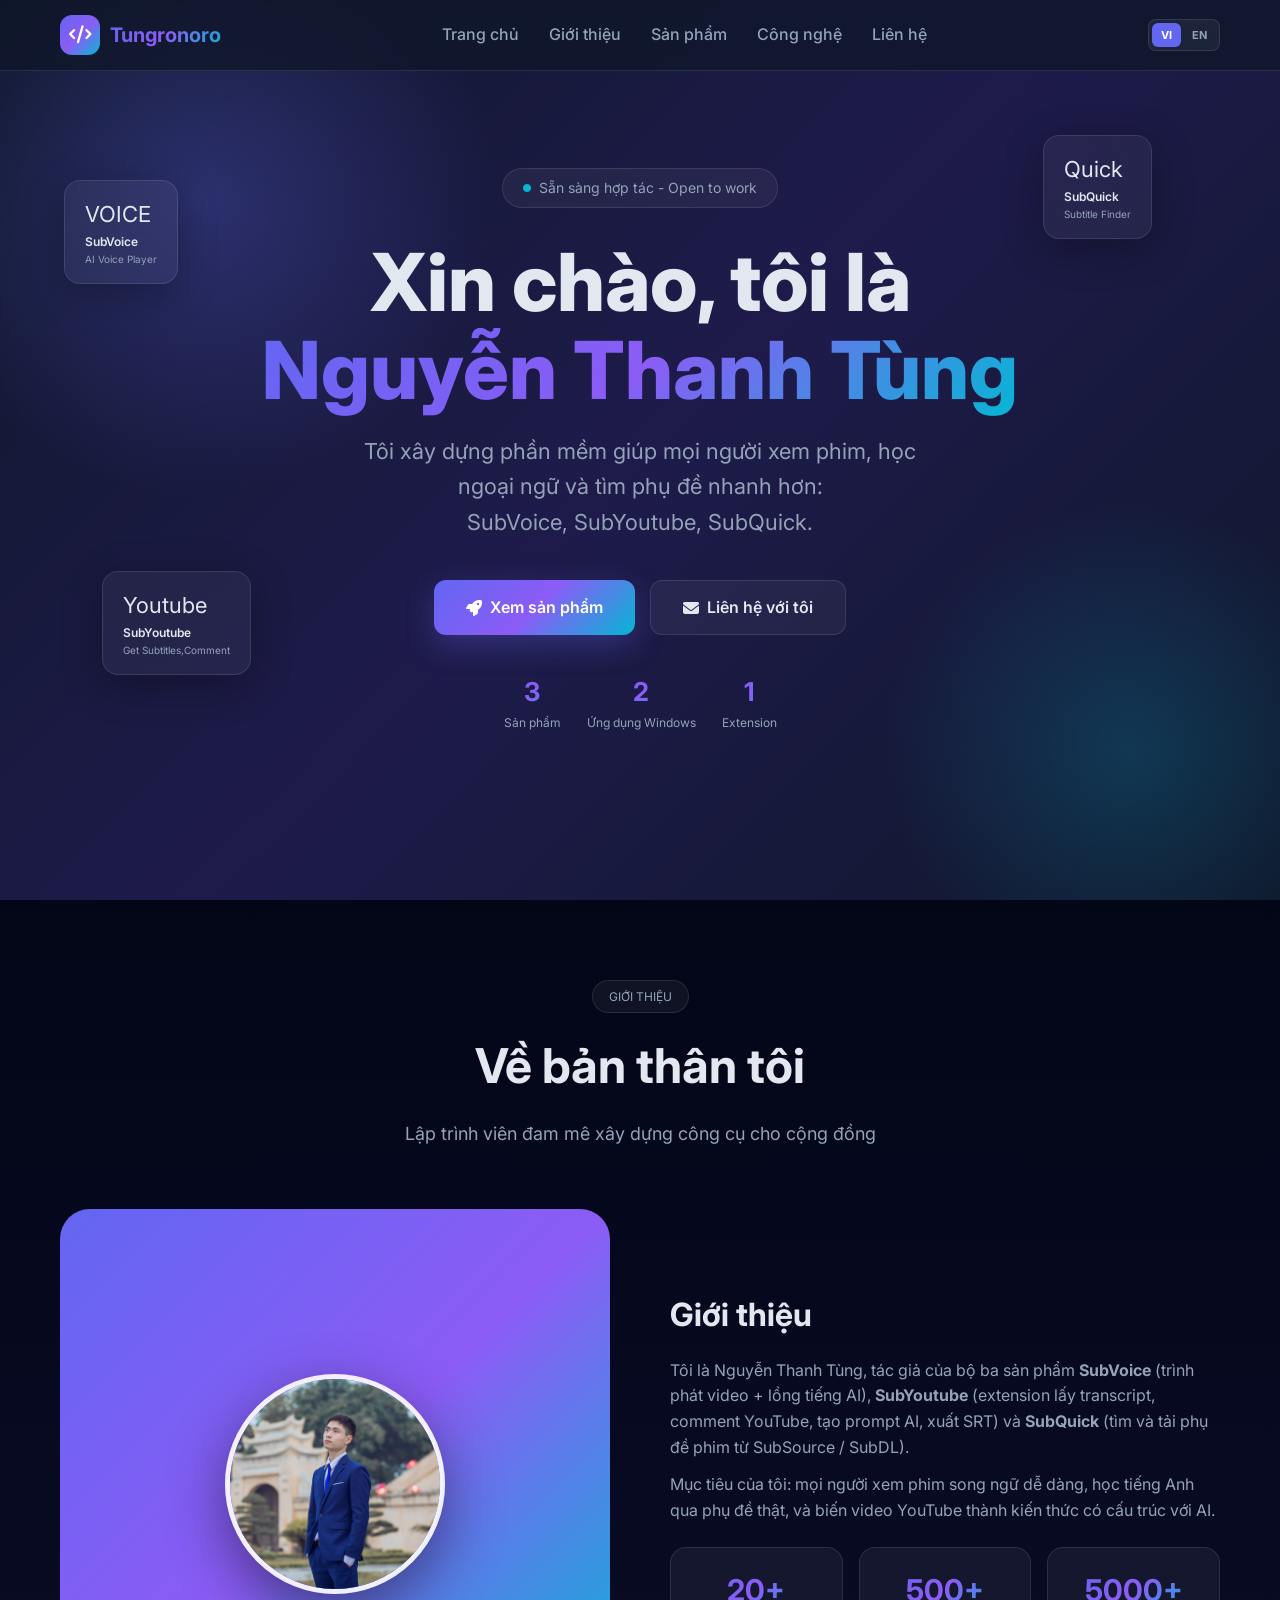
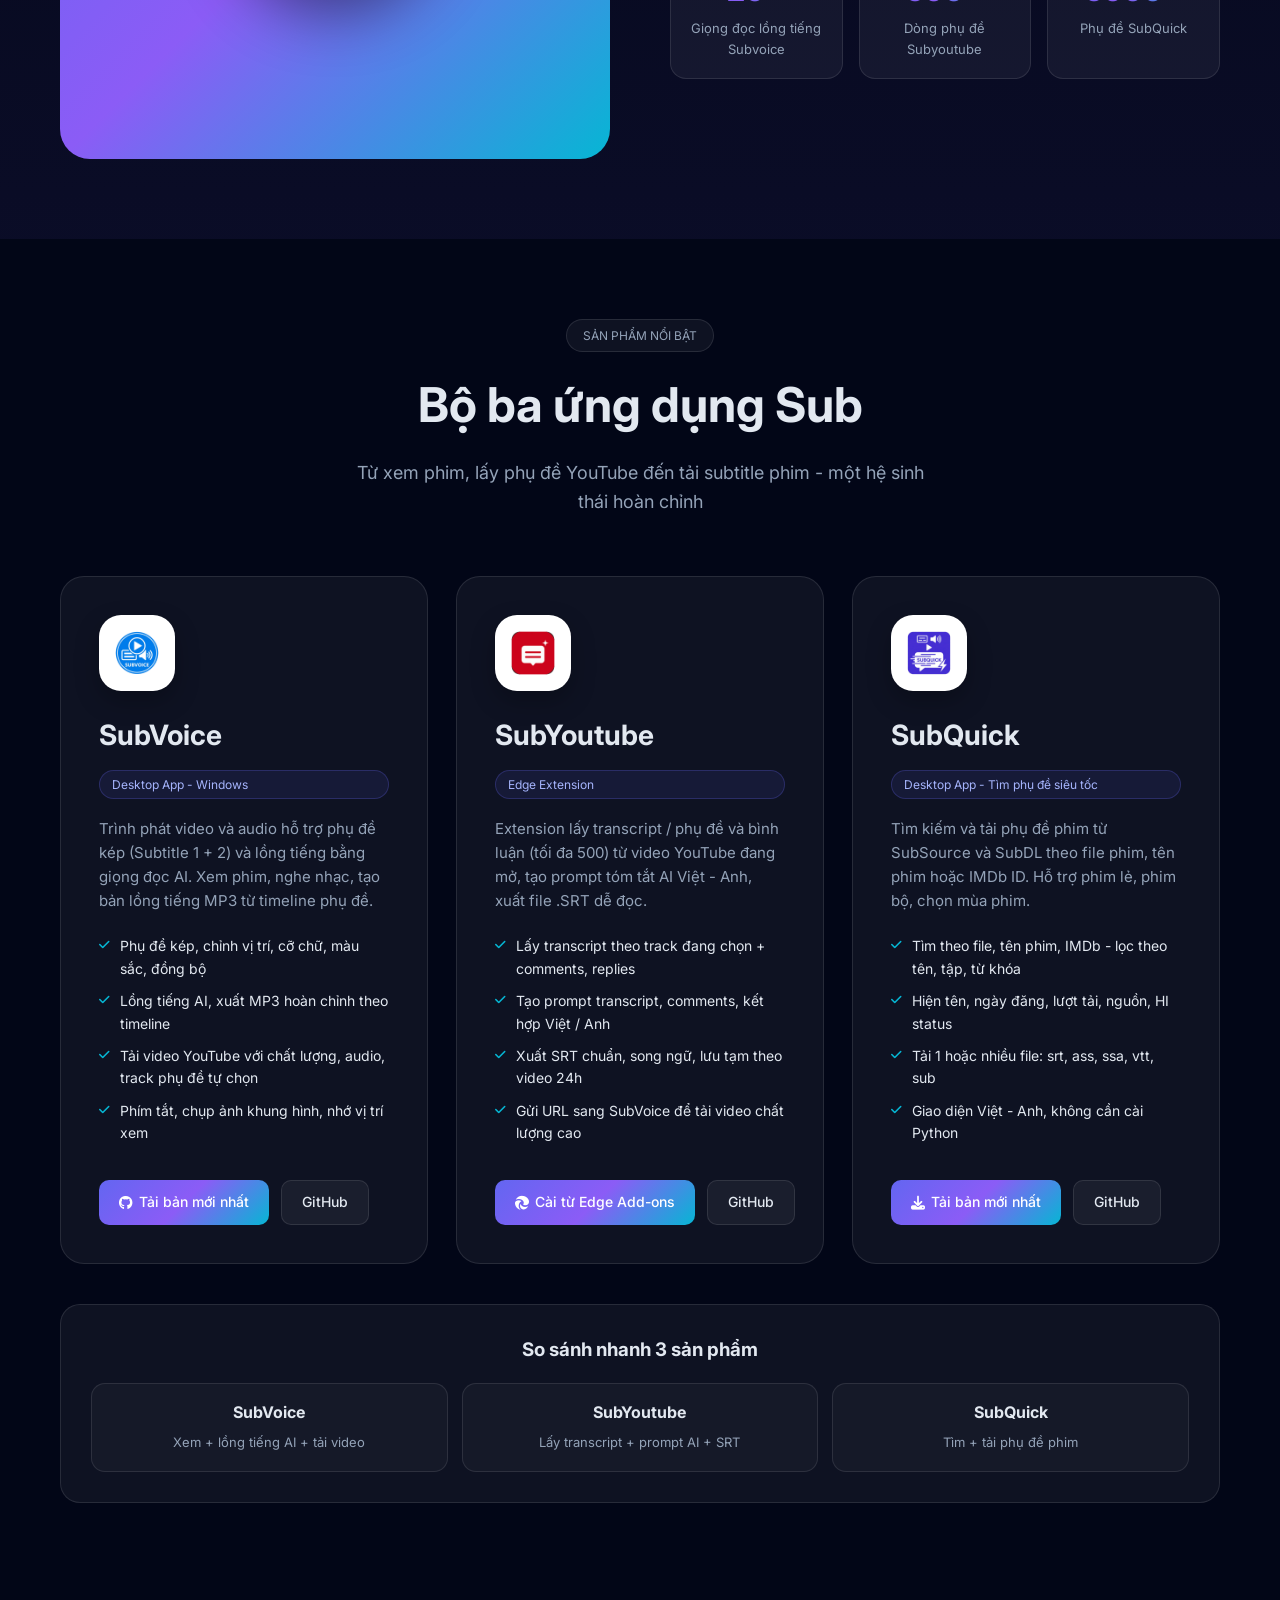
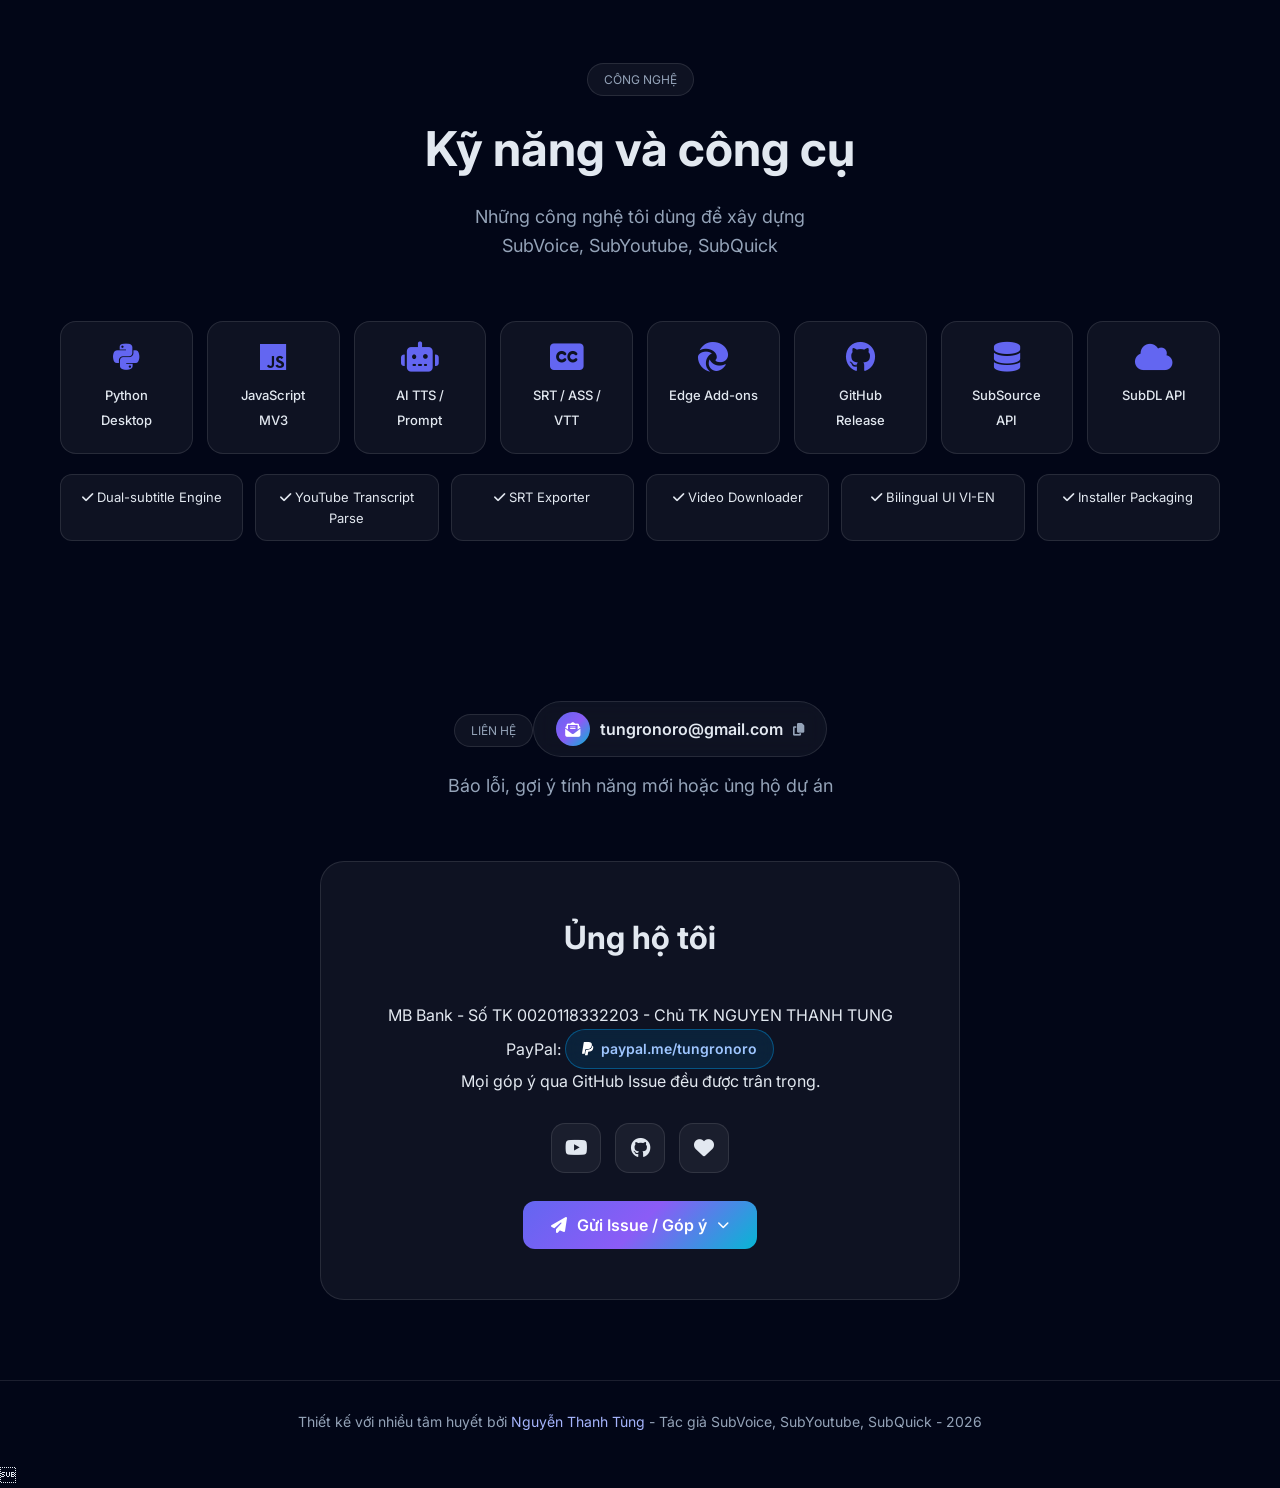
<file: index.html>
<!DOCTYPE html><html lang="vi"><head><meta charset="UTF-8"><meta name="viewport" content="width=device-width,initial-scale=1"><title>Nguyễn Thanh Tùng - Portfolio | SubVoice SubYoutube SubQuick</title><meta name="description" content="Portfolio của Nguyễn Thanh Tùng - tác giả SubVoice, SubYoutube, SubQuick"><link rel="icon" type="image/svg+xml" href="assets/favicon.svg"><link rel="stylesheet" href="styles.css"><link rel="preconnect" href="https://fonts.googleapis.com"><link href="https://fonts.googleapis.com/css2?family=Inter:wght@300;400;500;600;700;800&display=swap" rel="stylesheet"><link rel="stylesheet" href="https://cdnjs.cloudflare.com/ajax/libs/font-awesome/6.5.1/css/all.min.css"></head><body><nav class="navbar" id="navbar"><div class="container nav-container"><a href="#home" class="logo"><span class="logo-icon"><i class="fa-solid fa-code"></i></span><span class="logo-text">Tungronoro</span></a><ul class="nav-links" id="navLinks"><li><a href="#home" data-i18n="navHome">Trang chủ</a></li><li><a href="#about" data-i18n="navAbout">Giới thiệu</a></li><li><a href="#projects" data-i18n="navProjects">Sản phẩm</a></li><li><a href="#tech" data-i18n="navTech">Công nghệ</a></li><li><a href="#contact" data-i18n="navContact">Liên hệ</a></li></ul><div class="nav-right"><div class="langs"><button type="button" id="bVi">VI</button><button type="button" id="bEn">EN</button></div><button class="mobile-toggle" id="mt" aria-label="Menu"><span class="bar"></span><span class="bar"></span><span class="bar"></span></button></div></div></nav>
<header class="hero" id="home"><div class="hero-bg"></div><div class="float-c fc1"><div style="font-size:22px">VOICE</div><div class="ct">SubVoice</div><div class="cs">AI Voice Player</div></div><div class="float-c fc2"><div style="font-size:22px">Youtube</div><div class="ct">SubYoutube</div><div class="cs">Get Subtitles,Comment</div></div><div class="float-c fc3"><div style="font-size:22px">Quick</div><div class="ct">SubQuick</div><div class="cs">Subtitle Finder</div></div><div class="hero-content"><div class="hero-badge"><i class="fa-solid fa-circle" style="font-size:8px;color:#06b6d4"></i> <span data-i18n="heroBadge">Sẵn sàng hợp tác - Open to work</span></div><h1 class="hero-title"><span data-i18n="heroHello">Xin chào, tôi là</span><br><span class="gt">Nguyễn Thanh Tùng</span></h1><p class="hero-subtitle"><span data-i18n="heroSub1">Tôi xây dựng phần mềm giúp mọi người xem phim, học ngoại ngữ và tìm phụ đề nhanh hơn:</span><br> SubVoice, SubYoutube, SubQuick.</p><div class="hero-buttons"><a href="#projects" class="btn btn-p"><i class="fa-solid fa-rocket"></i> <span data-i18n="btnProjects">Xem sản phẩm</span></a><a href="#contact" class="btn btn-s"><i class="fa-solid fa-envelope"></i> <span data-i18n="btnContact">Liên hệ với tôi</span></a></div><div class="hero-mini"><div><b>3</b><span data-i18n="miniProducts">Sản phẩm</span></div><div><b>2</b><span data-i18n="miniWin">Ứng dụng Windows</span></div><div><b>1</b><span data-i18n="miniExt">Extension</span></div></div></div></header>
<section class="about" id="about"><div class="container"><div class="section-header reveal"><span class="section-badge" data-i18n="badgeAbout">GIỚI THIỆU</span><h2 class="section-title" data-i18n="aboutTitle">Về bản thân tôi</h2><p class="section-subtitle" data-i18n="aboutSub">Lập trình viên đam mê xây dựng công cụ cho cộng đồng</p></div><div class="about-grid"><div class="about-image reveal"><div class="about-image-wrapper"><span class="orbit-ring"></span><span class="orbit-ring"></span><div class="about-avatar"><img src="assets/avatar.jpg" alt="Nguyễn Thanh Tùng"></div></div></div><div class="about-content reveal"><h2 data-i18n="aboutH2">Giới thiệu</h2><p><span data-i18n="aboutP1a">Tôi là Nguyễn Thanh Tùng, tác giả của bộ ba sản phẩm</span> <b>SubVoice</b> <span data-i18n="aboutP1b">(trình phát video + lồng tiếng AI),</span> <b>SubYoutube</b> <span data-i18n="aboutP1c">(extension lấy transcript, comment YouTube, tạo prompt AI, xuất SRT) và</span> <b>SubQuick</b> <span data-i18n="aboutP1d">(tìm và tải phụ đề phim từ SubSource / SubDL).</span></p><p data-i18n="aboutP2">Mục tiêu của tôi: mọi người xem phim song ngữ dễ dàng, học tiếng Anh qua phụ đề thật, và biến video YouTube thành kiến thức có cấu trúc với AI.</p><div class="about-stats"><div class="stat-card"><div class="stat-number" data-count="30">0</div><div class="stat-label" data-i18n="stat1">Giọng đọc lồng tiếng Subvoice</div></div><div class="stat-card"><div class="stat-number" data-count="1000">0</div><div class="stat-label" data-i18n="stat2">Dòng phụ đề Subyoutube</div></div><div class="stat-card"><div class="stat-number" data-count="10000">0</div><div class="stat-label" data-i18n="stat3">Phụ đề SubQuick </div></div></div></div></div></div></section>
<section class="projects" id="projects"><div class="container"><div class="section-header reveal"><span class="section-badge" data-i18n="badgeProjects">SẢN PHẨM NỔI BẬT</span><h2 class="section-title" data-i18n="projectsTitle">Bộ ba ứng dụng Sub</h2><p class="section-subtitle" data-i18n="projectsSub">Từ xem phim, lấy phụ đề YouTube đến tải subtitle phim - một hệ sinh thái hoàn chỉnh</p></div><div class="projects-grid"><article class="project-card reveal"><div class="project-icon has-logo"><img src="assets/icons/subvoice-512.png" alt="SubVoice"></div><h3>SubVoice</h3><span class="project-tag">Desktop App - Windows</span><p class="project-description" data-i18n="svDesc">Trình phát video và audio hỗ trợ phụ đề kép (Subtitle 1 + 2) và lồng tiếng bằng giọng đọc AI. Xem phim, nghe nhạc, tạo bản lồng tiếng MP3 từ timeline phụ đề.</p><ul class="project-features"><li><i class="fa-solid fa-check"></i> <span data-i18n="svF1">Phụ đề kép, chỉnh vị trí, cỡ chữ, màu sắc, đồng bộ</span></li><li><i class="fa-solid fa-check"></i> <span data-i18n="svF2">Lồng tiếng AI, xuất MP3 hoàn chỉnh theo timeline</span></li><li><i class="fa-solid fa-check"></i> <span data-i18n="svF3">Tải video YouTube với chất lượng, audio, track phụ đề tự chọn</span></li><li><i class="fa-solid fa-check"></i> <span data-i18n="svF4">Phím tắt, chụp ảnh khung hình, nhớ vị trí xem</span></li></ul><div class="project-links"><a class="project-link primary" href="https://github.com/Tungronoro/SubVoice/releases" target="_blank" rel="noopener"><i class="fa-brands fa-github"></i> <span data-i18n="dlLatest">Tải bản mới nhất</span></a><a class="project-link secondary" href="https://github.com/Tungronoro/SubVoice" target="_blank" rel="noopener">GitHub</a></div></article>
<article class="project-card reveal"><div class="project-icon has-logo"><img src="assets/icons/subyoutube-512.png" alt="SubYoutube"></div><h3>SubYoutube</h3><span class="project-tag">Edge Extension</span><p class="project-description" data-i18n="syDesc">Extension lấy transcript / phụ đề và bình luận (tối đa 500) từ video YouTube đang mở, tạo prompt tóm tắt AI Việt - Anh, xuất file .SRT dễ đọc.</p><ul class="project-features"><li><i class="fa-solid fa-check"></i> <span data-i18n="syF1">Lấy transcript theo track đang chọn + comments, replies</span></li><li><i class="fa-solid fa-check"></i> <span data-i18n="syF2">Tạo prompt transcript, comments, kết hợp Việt / Anh</span></li><li><i class="fa-solid fa-check"></i> <span data-i18n="syF3">Xuất SRT chuẩn, song ngữ, lưu tạm theo video 24h</span></li><li><i class="fa-solid fa-check"></i> <span data-i18n="syF4">Gửi URL sang SubVoice để tải video chất lượng cao</span></li></ul><div class="project-links"><a class="project-link primary" href="https://microsoftedge.microsoft.com/addons/detail/subyoutube/gikmngbafagnnfognkcdjnhnljahbakc" target="_blank" rel="noopener"><i class="fa-brands fa-edge"></i> <span data-i18n="syInstall">Cài từ Edge Add-ons</span></a><a class="project-link secondary" href="https://github.com/Tungronoro/SubYoutube" target="_blank" rel="noopener">GitHub</a></div></article>
<article class="project-card reveal"><div class="project-icon has-logo"><img src="assets/icons/subquick-512.png" alt="SubQuick"></div><h3>SubQuick</h3><span class="project-tag" data-i18n="sqTag">Desktop App - Tìm phụ đề siêu tốc</span><p class="project-description" data-i18n="sqDesc">Tìm kiếm và tải phụ đề phim từ SubSource và SubDL theo file phim, tên phim hoặc IMDb ID. Hỗ trợ phim lẻ, phim bộ, chọn mùa phim.</p><ul class="project-features"><li><i class="fa-solid fa-check"></i> <span data-i18n="sqF1">Tìm theo file, tên phim, IMDb - lọc theo tên, tập, từ khóa</span></li><li><i class="fa-solid fa-check"></i> <span data-i18n="sqF2">Hiện tên, ngày đăng, lượt tải, nguồn, HI status</span></li><li><i class="fa-solid fa-check"></i> <span data-i18n="sqF3">Tải 1 hoặc nhiều file: srt, ass, ssa, vtt, sub</span></li><li><i class="fa-solid fa-check"></i> <span data-i18n="sqF4">Giao diện Việt - Anh, không cần cài Python</span></li></ul><div class="project-links"><a class="project-link primary" href="https://github.com/Tungronoro/SubQuick/releases" target="_blank" rel="noopener"><i class="fa-solid fa-download"></i> <span data-i18n="dlLatest">Tải bản mới nhất</span></a><a class="project-link secondary" href="https://github.com/Tungronoro/SubQuick" target="_blank" rel="noopener">GitHub</a></div></article></div><div class="compare reveal"><h3 data-i18n="compareTitle">So sánh nhanh 3 sản phẩm</h3><div class="compare-grid"><div class="cmp"><b>SubVoice</b><span data-i18n="cmp1">Xem + lồng tiếng AI + tải video</span></div><div class="cmp"><b>SubYoutube</b><span data-i18n="cmp2">Lấy transcript + prompt AI + SRT</span></div><div class="cmp"><b>SubQuick</b><span data-i18n="cmp3">Tìm + tải phụ đề phim</span></div></div></div></div></section>
<section class="tech-stack" id="tech"><div class="container"><div class="section-header reveal"><span class="section-badge" data-i18n="badgeTech">CÔNG NGHỆ</span><h2 class="section-title" data-i18n="techTitle">Kỹ năng và công cụ</h2><p class="section-subtitle"><span data-i18n="techSub1">Những công nghệ tôi dùng để xây dựng</span> </br> SubVoice, SubYoutube, SubQuick</p></div><div class="tech-grid reveal"><div class="tech-item"><i class="fa-brands fa-python"></i><span>Python Desktop</span></div><div class="tech-item"><i class="fa-brands fa-js"></i><span>JavaScript MV3</span></div><div class="tech-item"><i class="fa-solid fa-robot"></i><span>AI TTS / Prompt</span></div><div class="tech-item"><i class="fa-solid fa-closed-captioning"></i><span>SRT / ASS / VTT</span></div><div class="tech-item"><i class="fa-brands fa-edge"></i><span>Edge Add-ons</span></div><div class="tech-item"><i class="fa-brands fa-github"></i><span>GitHub Release</span></div><div class="tech-item"><i class="fa-solid fa-database"></i><span>SubSource API</span></div><div class="tech-item"><i class="fa-solid fa-cloud"></i><span>SubDL API</span></div></div><div class="skills-grid reveal" style="margin-top:20px"><div class="skill-tag"><i class="fa-solid fa-check"></i> Dual-subtitle Engine</div><div class="skill-tag"><i class="fa-solid fa-check"></i> YouTube Transcript Parse</div><div class="skill-tag"><i class="fa-solid fa-check"></i> SRT Exporter</div><div class="skill-tag"><i class="fa-solid fa-check"></i> Video Downloader</div><div class="skill-tag"><i class="fa-solid fa-check"></i> Bilingual UI VI-EN</div><div class="skill-tag"><i class="fa-solid fa-check"></i> Installer Packaging</div></div></div></section>
<section class="contact" id="contact"><div class="container"><div class="section-header reveal"><span class="section-badge" data-i18n="badgeContact">LIÊN HỆ</span><button class="email-copy" id="emailCopy" type="button"><span class="email-ico"><i class="fa-solid fa-envelope-open-text"></i></span><span class="email-addr">tungronoro@gmail.com</span><span class="email-copyico"><i class="fa-solid fa-copy"></i></span></button><p class="section-subtitle" data-i18n="contactSub">Báo lỗi, gợi ý tính năng mới hoặc ủng hộ dự án</p></div><div class="contact-content reveal"><h2 data-i18n="contactH2">Ủng hộ tôi</h2><br><span data-i18n="bankLine">MB Bank - Số TK 0020118332203 - Chủ TK NGUYEN THANH TUNG</span> </br> PayPal: <a class="paypal-btn" href="https://paypal.me/tungronoro" target="_blank" rel="noopener"><i class="fa-brands fa-paypal"></i> paypal.me/tungronoro</a></br> <span data-i18n="contactNote">Mọi góp ý qua GitHub Issue đều được trân trọng.</span></p><div class="social-links"><a class="social-link" href="https://www.youtube.com/c/TấtTầnTậtPhim" target="_blank" rel="noopener" title="YouTube - TấtTầnTậtPhim"><i class="fa-brands fa-youtube"></i></a><a class="social-link" href="https://github.com/Tungronoro" target="_blank" rel="noopener" title="GitHub"><i class="fa-brands fa-github"></i></a><a class="social-link" href="donate.html" title="Donate"><i class="fa-solid fa-heart"></i></a></div><div class="issue-wrap"><button class="contact-email" id="issueBtn" type="button" aria-haspopup="true" aria-expanded="false"><i class="fa-solid fa-paper-plane"></i> <span data-i18n="issueBtn">Gửi Issue / Góp ý</span> <i class="fa-solid fa-chevron-down" style="font-size:12px"></i></button><div class="issue-menu" id="issueMenu"><a href="https://github.com/Tungronoro/SubVoice/issues" target="_blank" rel="noopener"><img src="assets/icons/subvoice-512.png" alt="SubVoice"><span><b>SubVoice</b><small data-i18n="issueSv">Báo lỗi / góp ý trình phát + lồng tiếng AI</small></span><i class="fa-solid fa-arrow-up-right-from-square"></i></a><a href="https://github.com/Tungronoro/SubYoutube/issues" target="_blank" rel="noopener"><img src="assets/icons/subyoutube-512.png" alt="SubYoutube"><span><b>SubYoutube</b><small data-i18n="issueSy">Báo lỗi / góp ý extension YouTube</small></span><i class="fa-solid fa-arrow-up-right-from-square"></i></a><a href="https://github.com/Tungronoro/SubQuick/issues" target="_blank" rel="noopener"><img src="assets/icons/subquick-512.png" alt="SubQuick"><span><b>SubQuick</b><small data-i18n="issueSq">Báo lỗi / góp ý tìm phụ đề phim</small></span><i class="fa-solid fa-arrow-up-right-from-square"></i></a></div></div></div></div></section><footer class="footer"><div class="container"><p><span data-i18n="footBy">Thiết kế với nhiều tâm huyết bởi</span> <a href="#home">Nguyễn Thanh Tùng</a> <span data-i18n="footAuthor">- Tác giả SubVoice, SubYoutube, SubQuick - 2026</span></p></div></footer><button class="to-top" id="toTop" aria-label="Lên đầu trang"><i class="fa-solid fa-arrow-up"></i></button><script src="script.js"></script></body></html>

</file>
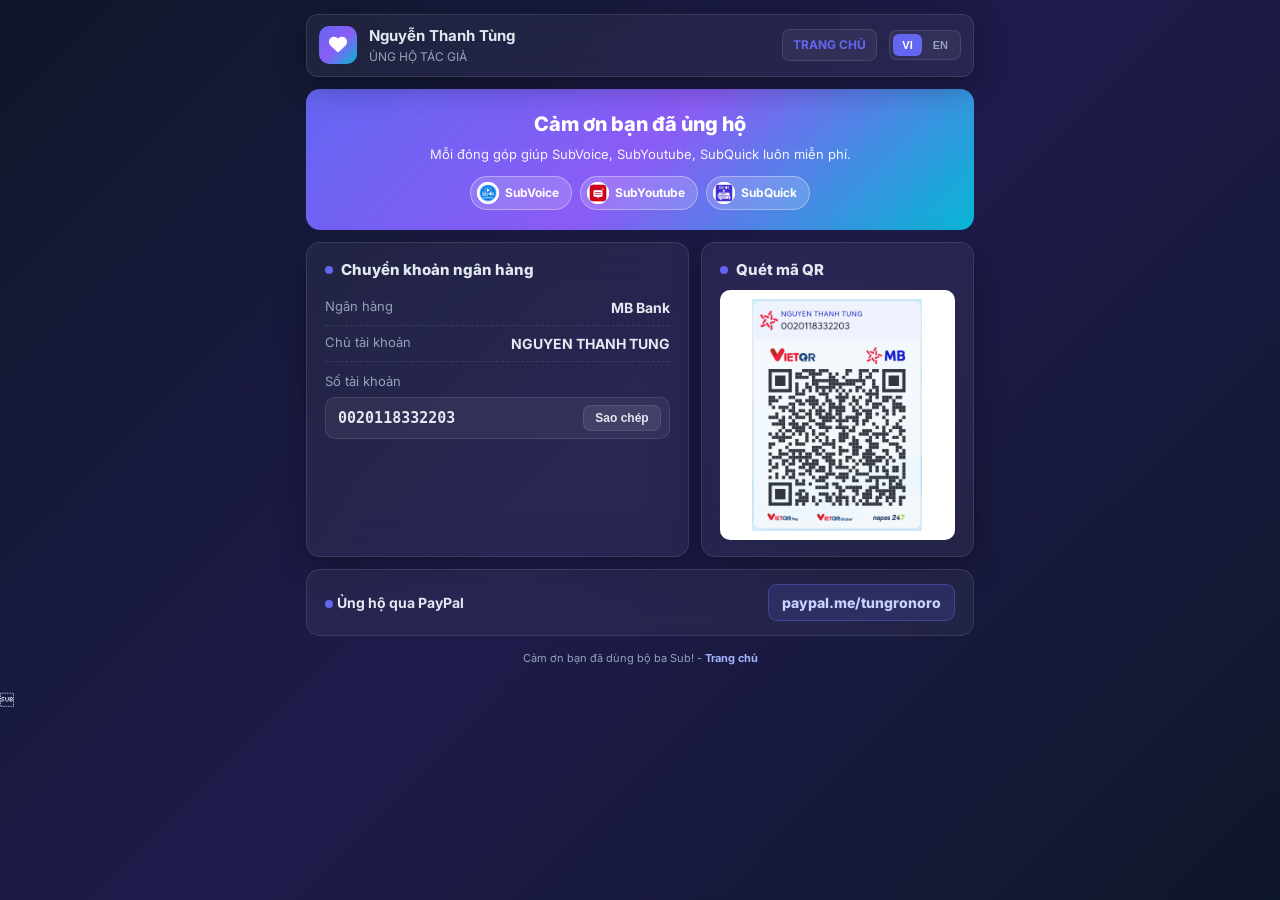
<file: donate.html>
<!doctype html><html lang="vi"><head><meta charset="UTF-8"><meta name="viewport" content="width=device-width,initial-scale=1"><title>Ủng hộ - Nguyễn Thanh Tùng</title><link rel="icon" type="image/svg+xml" href="assets/favicon.svg"><link href="https://fonts.googleapis.com/css2?family=Inter:wght@400;700;800&display=swap" rel="stylesheet"><link rel="stylesheet" href="https://cdnjs.cloudflare.com/ajax/libs/font-awesome/6.5.1/css/all.min.css"><style>:root{--card:rgba(255,255,255,.05);--ink:#e2e8f0;--muted:#94a3b8;--line:rgba(255,255,255,.1);--soft:rgba(255,255,255,.05);--p:#6366f1;--sh:0 10px 30px rgba(0,0,0,.3)}*{box-sizing:border-box;margin:0;padding:0}body{background:linear-gradient(135deg,#0f172a 0%,#1e1b4b 50%,#0f172a 100%);background-attachment:fixed;color:var(--ink);min-height:100vh;font-family:Inter,"Segoe UI",Arial,sans-serif;font-size:14px;line-height:1.5}.wrap{max-width:700px;margin:0 auto;padding:14px 16px 22px}header{display:flex;align-items:center;gap:12px;background:var(--card);border:1px solid var(--line);border-radius:12px;box-shadow:var(--sh);padding:10px 12px;backdrop-filter:blur(20px)}.brand{width:38px;height:38px;border-radius:10px;background:linear-gradient(135deg,#6366f1,#8b5cf6 50%,#06b6d4);display:flex;align-items:center;justify-content:center;color:#fff;font-size:18px;flex-shrink:0}.brand-copy{flex:1;min-width:0}.brand-copy h1{font-size:15px}.brand-copy p{font-size:12px;color:var(--muted)}.home{font-size:12px;font-weight:700;color:var(--p);text-decoration:none;border:1px solid var(--line);border-radius:8px;padding:6px 10px;background:var(--soft);white-space:nowrap}.langs{display:inline-flex;gap:2px;padding:3px;background:var(--soft);border:1px solid var(--line);border-radius:8px}.langs button{border:0;background:transparent;padding:5px 9px;border-radius:6px;font-size:11px;font-weight:700;color:var(--muted);cursor:pointer}.langs button.on{background:var(--p);color:#fff}.hero{background:linear-gradient(135deg,#6366f1,#8b5cf6 50%,#06b6d4);color:#fff;border-radius:14px;padding:20px;margin-top:12px;text-align:center}.hero h2{font-size:20px;font-weight:800;margin-bottom:6px}.hero p{font-size:13px;opacity:.92}.apps{display:flex;gap:8px;justify-content:center;margin-top:12px;flex-wrap:wrap}.app{display:inline-flex;align-items:center;gap:6px;background:rgba(255,255,255,.16);border:1px solid rgba(255,255,255,.35);border-radius:50px;padding:5px 12px 5px 6px;font-size:12px;font-weight:700}.app img{width:22px;height:22px;border-radius:50%;background:#fff;object-fit:contain}</style></head><body><div class="wrap"><header><div class="brand"><i class="fa-solid fa-heart"></i></div><div class="brand-copy"><h1>Nguyễn Thanh Tùng</h1><p>ỦNG HỘ TÁC GIẢ</p></div><a class="home" href="index.html">TRANG CHỦ</a><div class="langs"><button id="bVi" class="on" type="button">VI</button><button id="bEn" type="button">EN</button></div></header><div class="hero"><h2 id="hTitle">TIEUDE</h2><p id="hSub">MOTA</p><div class="apps"><span class="app"><img src="assets/icons/subvoice-512.png" alt="v">SubVoice</span><span class="app"><img src="assets/icons/subyoutube-512.png" alt="y">SubYoutube</span><span class="app"><img src="assets/icons/subquick-512.png" alt="q">SubQuick</span></div></div>
<style>.grid{display:grid;grid-template-columns:1.4fr 1fr;gap:12px;margin-top:12px}.card{background:var(--card);border:1px solid var(--line);border-radius:14px;box-shadow:var(--sh);padding:16px 18px;backdrop-filter:blur(20px)}.card h3{display:flex;align-items:center;gap:8px;font-size:15px;font-weight:800;margin-bottom:8px}.tick{width:8px;height:8px;border-radius:50%;background:var(--p);flex-shrink:0}.row{display:flex;justify-content:space-between;gap:14px;padding:7px 0;border-bottom:1px dashed var(--line)}.row dt{color:var(--muted);font-size:13px}.row dd{font-weight:700;font-size:14px}.acct{margin-top:10px}.acct-label{display:block;color:var(--muted);font-size:13px;margin-bottom:6px}.acct-box{display:flex;align-items:center;gap:8px;background:var(--soft);border:1px solid var(--line);border-radius:10px;padding:7px 8px 7px 12px}.acct-num{flex:1;font-family:Consolas,monospace;font-size:15px;font-weight:700}#copyBtn{border:1px solid var(--line);background:rgba(255,255,255,.08);color:var(--ink);border-radius:8px;padding:5px 11px;font-size:12px;font-weight:700;cursor:pointer}#copyBtn.ok{background:#10b981;color:#fff;border-color:#10b981}.qr-card{text-align:center}.qr-frame{border:1px solid var(--line);border-radius:10px;padding:8px;background:#fff}.qr-frame img{width:100%;max-width:170px;height:auto;display:block;margin:0 auto}.pp{margin-top:12px;background:var(--card);border:1px solid var(--line);border-radius:14px;padding:14px 18px;display:flex;align-items:center;justify-content:space-between;gap:10px;flex-wrap:wrap;backdrop-filter:blur(20px)}.pp a{color:#c7d2fe;font-weight:800;text-decoration:none;font-size:14px;padding:7px 13px;border:1px solid rgba(99,102,241,.4);border-radius:9px;background:rgba(99,102,241,.15)}.thx{margin-top:12px;background:var(--card);border:1px solid var(--line);border-radius:14px;padding:14px 18px;font-size:13px;color:var(--muted);backdrop-filter:blur(20px)}.foot{text-align:center;color:var(--muted);font-size:11px;padding:14px 8px 0}.foot a{color:#a5b4fc;font-weight:700;text-decoration:none}@media(max-width:480px){.grid{grid-template-columns:1fr}}</style>
<div class="grid"><section class="card"><h3><span class="tick"></span><span id="tB">BANK</span></h3><div class="row"><dt id="tBL">BANKL</dt><dd>MB Bank</dd></div><div class="row"><dt id="tH">HOLD</dt><dd>NGUYEN THANH TUNG</dd></div><div class="acct"><span class="acct-label" id="tA">ACCT</span><div class="acct-box"><span class="acct-num" id="acctNum">0020118332203</span><button id="copyBtn" type="button">COPY</button></div></div></section><section class="card qr-card"><h3><span class="tick"></span><span id="tQ">QR</span></h3><div class="qr-frame"><img src="assets/qr_mbbank.png" alt="QR MB Bank"></div></section></div>

<div class="pp"><div><span class="tick" style="display:inline-block"></span> <b id="tP">PP</b></div><a href="https://paypal.me/tungronoro" target="_blank" rel="noopener">paypal.me/tungronoro</a></div><div class="foot"><span id="tF">FOOT</span> - <a href="index.html">Trang chủ</a></div></div><script>var T={vi:{h:'Cảm ơn bạn đã ủng hộ',s:'Mỗi đóng góp giúp SubVoice, SubYoutube, SubQuick luôn miễn phí.',b:'Chuyển khoản ngân hàng',bl:'Ngân hàng',h2:'Chủ tài khoản',a:'Số tài khoản',c:'Sao chép',o:'Đã sao chép!',q:'Quét mã QR',p:'Ủng hộ qua PayPal',t:'Tiền ủng hộ dùng duy trì máy chủ và tính năng mới.',f:'Cảm ơn bạn đã dùng bộ ba Sub!'},en:{h:'Thank you for support',s:'Every gift keeps the Sub trio free.',b:'Bank transfer',bl:'Bank',h2:'Account holder',a:'Account number',c:'Copy',o:'Copied!',q:'Scan QR code',p:'Donate via PayPal',t:'Donations fund servers and features.',f:'Thanks for using the Sub trio!'}};var L='vi';function A(x){L=x;try{localStorage.setItem('siteLang',x)}catch(e){}var d=T[L];hTitle.textContent=d.h;hSub.textContent=d.s;tB.textContent=d.b;tBL.textContent=d.bl;tH.textContent=d.h2;tA.textContent=d.a;if(!copyBtn.classList.contains('ok'))copyBtn.textContent=d.c;tQ.textContent=d.q;tP.textContent=d.p;tF.textContent=d.f;bVi.classList.toggle('on',L==='vi');bEn.classList.toggle('on',L==='en')}bVi.onclick=function(){A('vi')};bEn.onclick=function(){A('en')};copyBtn.onclick=function(){var t=acctNum.textContent;function dn(){copyBtn.textContent=(L==='vi')?'Đã sao chép!':'Copied!';copyBtn.classList.add('ok');setTimeout(function(){copyBtn.textContent=(L==='vi')?'Sao chép':'Copy';copyBtn.classList.remove('ok')},1500)}if(navigator.clipboard){navigator.clipboard.writeText(t).then(dn,dn)}else{dn()}};var sl=null;try{sl=localStorage.getItem('siteLang')}catch(e){}A(sl==='en'?'en':'vi');</script></body></html>

</file>
<file: styles.css>
/* Portfolio Styles - Part 1 */
*{margin:0;padding:0;box-sizing:border-box}
:root{--p:#6366f1;--s:#8b5cf6;--a:#06b6d4;--dark:#0f172a;--darker:#020617;--glass:rgba(255,255,255,.05);--gb:rgba(255,255,255,.1);--t:#e2e8f0;--m:#94a3b8;--g1:linear-gradient(135deg,#6366f1,#8b5cf6 50%,#06b6d4);--g2:linear-gradient(135deg,#ec4899,#f43f5e);--g3:linear-gradient(135deg,#10b981,#34d399)}
body{font-family:'Inter',system-ui,sans-serif;background:#020617;color:#e2e8f0;line-height:1.6;overflow-x:hidden}
::-webkit-scrollbar{width:8px}::-webkit-scrollbar-track{background:#020617}::-webkit-scrollbar-thumb{background:#6366f1;border-radius:4px}
.container{max-width:1200px;margin:0 auto;padding:0 20px}
.navbar{position:fixed;top:0;left:0;right:0;z-index:1000;padding:15px 0;transition:.3s;backdrop-filter:blur(20px);background:rgba(15,23,42,.8);border-bottom:1px solid var(--gb)}
.navbar.scrolled{padding:10px 0;background:rgba(15,23,42,.95);box-shadow:0 10px 40px rgba(0,0,0,.3)}
.nav-container{display:flex;justify-content:space-between;align-items:center}
.logo{display:flex;align-items:center;gap:10px;text-decoration:none;color:var(--t)}
.logo-icon{width:40px;height:40px;background:var(--g1);border-radius:12px;display:flex;align-items:center;justify-content:center;font-size:18px;color:#fff;animation:glow 2s infinite}
@keyframes glow{0%,100%{box-shadow:0 0 20px rgba(99,102,241,.3)}50%{box-shadow:0 0 30px rgba(99,102,241,.5)}}
.logo-text{font-size:20px;font-weight:700;background:var(--g1);-webkit-background-clip:text;-webkit-text-fill-color:transparent}
.nav-links{display:flex;gap:30px;list-style:none}
.nav-links a{color:var(--m);text-decoration:none;font-weight:500;transition:.3s;position:relative;padding:5px 0}
.nav-links a::after{content:'';position:absolute;bottom:0;left:0;width:0;height:2px;background:var(--g1);transition:.3s;border-radius:2px}
.nav-links a:hover{color:var(--t)}.nav-links a:hover::after{width:100%}
.mobile-toggle{display:none;flex-direction:column;gap:5px;background:none;border:none;cursor:pointer;padding:5px}
.mobile-toggle .bar{width:25px;height:3px;background:var(--t);border-radius:2px;transition:.3s}
.nav-right{display:flex;align-items:center;gap:10px}
.langs{display:inline-flex;gap:2px;padding:3px;background:var(--glass);border:1px solid var(--gb);border-radius:8px;flex-shrink:0}
.langs button{border:0;background:transparent;padding:5px 9px;border-radius:6px;font-size:11px;font-weight:700;color:var(--m);cursor:pointer;font-family:inherit;transition:.3s}
.langs button:hover{color:var(--t)}
.langs button.on{background:var(--p);color:#fff}
.hero{min-height:100vh;display:flex;align-items:center;justify-content:center;position:relative;background:linear-gradient(135deg,#0f172a,#1e1b4b 50%,#0f172a);overflow:hidden}
.hero-bg{position:absolute;inset:0}
.hero-bg::before{content:'';position:absolute;width:600px;height:600px;background:radial-gradient(circle,rgba(99,102,241,.3),transparent 70%);top:-100px;left:-100px;animation:fb 20s infinite}
.hero-bg::after{content:'';position:absolute;width:500px;height:500px;background:radial-gradient(circle,rgba(6,182,212,.2),transparent 70%);bottom:-100px;right:-100px;animation:fb 25s infinite reverse}
@keyframes fb{0%,100%{transform:translate(0,0) scale(1)}33%{transform:translate(30px,-30px) scale(1.1)}66%{transform:translate(-20px,20px) scale(.9)}}
.hero-content{text-align:center;z-index:1;padding:0 20px}
.hero-badge{display:inline-flex;align-items:center;gap:8px;padding:8px 20px;background:var(--glass);border:1px solid var(--gb);border-radius:50px;font-size:14px;color:var(--m);margin-bottom:30px;backdrop-filter:blur(10px);animation:up .8s forwards}
.hero-title{font-size:clamp(40px,8vw,80px);font-weight:800;line-height:1.1;margin-bottom:20px;animation:up .8s .2s forwards;opacity:0}
.hero-title .gt{background:var(--g1);-webkit-background-clip:text;-webkit-text-fill-color:transparent}
.hero-subtitle{font-size:clamp(16px,2.5vw,22px);color:var(--m);max-width:600px;margin:0 auto 40px;animation:up .8s .4s forwards;opacity:0}
.hero-buttons{display:flex;gap:15px;justify-content:center;flex-wrap:wrap;animation:up .8s .6s forwards;opacity:0}
.btn{padding:14px 32px;border-radius:12px;font-size:16px;font-weight:600;text-decoration:none;transition:.3s;cursor:pointer;border:none;display:inline-flex;align-items:center;gap:8px}
.btn-p{background:var(--g1);color:#fff;box-shadow:0 10px 30px rgba(99,102,241,.3)}
.btn-p:hover{transform:translateY(-3px);box-shadow:0 15px 40px rgba(99,102,241,.4)}
.btn-s{background:var(--glass);color:var(--t);border:1px solid var(--gb);backdrop-filter:blur(10px)}
.btn-s:hover{background:rgba(255,255,255,.1);transform:translateY(-3px)}
@keyframes up{from{opacity:0;transform:translateY(30px)}to{opacity:1;transform:translateY(0)}}
.float-c{position:absolute;background:var(--glass);border:1px solid var(--gb);border-radius:16px;padding:16px 20px;backdrop-filter:blur(20px);box-shadow:0 10px 40px rgba(0,0,0,.3);animation:fl 6s ease-in-out infinite;z-index:2}
.fc1{top:20%;left:5%}.fc2{bottom:25%;left:8%;animation-delay:2s}.fc3{top:15%;right:10%;animation-delay:4s}
@keyframes fl{0%,100%{transform:translateY(0)}50%{transform:translateY(-15px)}}
section{padding:80px 0}.section-header{text-align:center;margin-bottom:60px}.section-badge{display:inline-block;padding:6px 16px;background:var(--glass);border:1px solid var(--gb);border-radius:50px;font-size:12px;color:var(--m);margin-bottom:15px}.section-title{font-size:clamp(32px,5vw,48px);font-weight:700;margin-bottom:15px}.section-subtitle{font-size:18px;color:var(--m);max-width:600px;margin:0 auto}.about{background:linear-gradient(180deg,#020617,rgba(30,27,75,.3))}.about-grid{display:grid;grid-template-columns:1fr 1fr;gap:60px;align-items:center}.about-image-wrapper{width:100%;aspect-ratio:1;background:var(--g1);border-radius:30px;position:relative;overflow:hidden;display:flex;align-items:center;justify-content:center}.about-avatar{width:220px;height:220px;border-radius:50%;overflow:hidden;z-index:1;border:5px solid rgba(255,255,255,.9);box-shadow:0 20px 60px rgba(0,0,0,.45)}.about-avatar img{width:100%;height:100%;object-fit:cover;object-position:72% 20%;display:block;transform:scale(1.02)}.orbit-ring{position:absolute;width:180px;height:180px;border:2px dashed rgba(255,255,255,.2);border-radius:50%;animation:sp 20s linear infinite}.about-content h2{font-size:32px;margin-bottom:18px}.about-content p{color:var(--m);margin-bottom:12px}.about-stats{display:grid;grid-template-columns:repeat(3,1fr);gap:16px;margin-top:24px}.stat-card{background:var(--glass);border:1px solid var(--gb);border-radius:16px;padding:18px;text-align:center;transition:.3s}.stat-card:hover{transform:translateY(-5px)}.stat-number{font-size:30px;font-weight:700;background:var(--g1);-webkit-background-clip:text;-webkit-text-fill-color:transparent}.stat-label{font-size:13px;color:var(--m);margin-top:4px}
.projects-grid{display:grid;grid-template-columns:repeat(auto-fit,minmax(330px,1fr));gap:28px;align-items:stretch}.project-card{background:var(--glass);border:1px solid var(--gb);border-radius:24px;padding:38px;position:relative;overflow:hidden;transition:.4s;display:flex;flex-direction:column}.project-card::before{content:'';position:absolute;top:0;left:0;right:0;height:4px;background:var(--g1);transform:scaleX(0);transition:.4s;transform-origin:left}.project-card:hover::before{transform:scaleX(1)}.project-card:hover{transform:translateY(-10px);background:rgba(255,255,255,.08);box-shadow:0 30px 60px rgba(0,0,0,.3)}.project-icon{width:76px;height:76px;border-radius:22px;display:flex;align-items:center;justify-content:center;font-size:28px;margin-bottom:22px;color:#fff;background:var(--g1);overflow:hidden;flex-shrink:0;box-shadow:0 10px 25px rgba(0,0,0,.25)}.project-icon.has-logo{background:#fff;padding:10px}.project-icon.has-logo img{width:100%;height:100%;object-fit:contain;display:block;border-radius:0}.project-card h3{font-size:28px;margin-bottom:12px}.project-tag{display:inline-block;padding:4px 12px;background:rgba(99,102,241,.1);border:1px solid rgba(99,102,241,.25);border-radius:50px;font-size:12px;color:#a5b4fc;margin-bottom:18px}.project-description{color:var(--m);font-size:15px;margin-bottom:22px}.project-features{list-style:none;margin-bottom:28px;display:flex;flex-direction:column;gap:10px}.project-features li{display:flex;gap:10px;font-size:14px;align-items:flex-start}.project-features i{color:#06b6d4;font-size:12px;margin-top:4px}.project-links{display:flex;gap:12px;flex-wrap:nowrap;margin-top:auto;padding-top:8px}.project-link{padding:10px 20px;border-radius:10px;font-size:14px;font-weight:500;text-decoration:none;transition:.3s;display:inline-flex;align-items:center;gap:6px;white-space:nowrap}.project-link.primary{background:var(--g1);color:#fff}.project-link.primary:hover{transform:translateY(-2px);box-shadow:0 10px 25px rgba(99,102,241,.4)}.project-link.secondary{background:var(--glass);color:var(--t);border:1px solid var(--gb)}.compare{margin-top:40px;background:var(--glass);border:1px solid var(--gb);border-radius:20px;padding:30px}.compare h3{margin-bottom:18px;text-align:center}.compare-grid{display:grid;grid-template-columns:repeat(3,1fr);gap:14px}.cmp{background:rgba(255,255,255,.03);border:1px solid var(--gb);border-radius:14px;padding:16px;text-align:center}.cmp b{display:block;margin-bottom:4px}.cmp span{font-size:13px;color:var(--m)}
.tech-grid{display:grid;grid-template-columns:repeat(auto-fit,minmax(130px,1fr));gap:14px}.tech-item{background:var(--glass);border:1px solid var(--gb);border-radius:16px;padding:20px;text-align:center;transition:.3s}.tech-item:hover{transform:translateY(-5px);border-color:#6366f1}.tech-item i{font-size:30px;color:#6366f1;margin-bottom:10px;display:block}.tech-item span{font-size:13px;font-weight:500}.skills-grid{display:grid;grid-template-columns:repeat(auto-fit,minmax(160px,1fr));gap:12px}.skill-tag{padding:12px 16px;background:var(--glass);border:1px solid var(--gb);border-radius:12px;font-size:13px;text-align:center;transition:.3s}.skill-tag:hover{transform:translateY(-3px);border-color:#6366f1}.email-copy{display:inline-flex;align-items:center;gap:10px;padding:10px 22px;background:var(--glass);border:1px solid var(--gb);border-radius:50px;backdrop-filter:blur(10px);cursor:pointer;font-size:16px;font-weight:600;color:var(--t);font-family:inherit;transition:.3s;margin-bottom:15px}.email-copy .email-ico{width:34px;height:34px;border-radius:50%;background:var(--g1);color:#fff;display:flex;align-items:center;justify-content:center;font-size:15px;flex-shrink:0}.email-copy .email-addr{color:var(--t)}.email-copy .email-copyico{color:var(--m);font-size:13px}.email-copy:hover{transform:translateY(-2px);border-color:var(--p);box-shadow:0 10px 25px rgba(99,102,241,.25)}.email-copy.copied{background:rgba(16,185,129,.15);border-color:#10b981}.email-copy.copied .email-copyico{color:#10b981}.paypal-btn{display:inline-flex;align-items:center;gap:8px;padding:8px 16px;background:rgba(1,121,186,.16);border:1px solid rgba(0,136,204,.5);border-radius:50px;backdrop-filter:blur(10px);cursor:pointer;font-size:14px;font-weight:600;color:#9ec6ff;text-decoration:none;transition:.3s}.paypal-btn i{font-size:15px;color:#fff}.paypal-btn:hover{transform:translateY(-2px);background:rgba(0,136,204,.35);color:#fff;box-shadow:0 8px 20px rgba(0,136,204,.35)}.contact-content{max-width:640px;margin:0 auto;text-align:center;background:var(--glass);border:1px solid var(--gb);border-radius:24px;padding:50px}.contact-content h2{font-size:32px;margin-bottom:14px}.contact-content p{color:var(--m);margin-bottom:28px}.social-links{display:flex;gap:14px;justify-content:center;margin-bottom:28px}.social-link{width:50px;height:50px;border-radius:14px;background:var(--glass);border:1px solid var(--gb);display:flex;align-items:center;justify-content:center;color:var(--t);font-size:20px;text-decoration:none;transition:.3s}.social-link:hover{background:#6366f1;color:#fff;transform:translateY(-3px)}.contact-email{display:inline-flex;align-items:center;gap:10px;padding:14px 28px;background:var(--g1);color:#fff;border-radius:12px;font-weight:600;text-decoration:none;transition:.3s;border:none;font-size:16px;font-family:inherit;cursor:pointer}.contact-email:hover{transform:translateY(-3px)}.issue-wrap{position:relative;display:inline-block}.issue-menu{position:absolute;left:50%;bottom:calc(100% + 12px);transform:translate(-50%,8px);min-width:320px;background:rgba(15,23,42,.97);border:1px solid var(--gb);border-radius:16px;padding:8px;box-shadow:0 20px 50px rgba(0,0,0,.5);backdrop-filter:blur(20px);opacity:0;visibility:hidden;transition:.25s;z-index:50;text-align:left}.issue-wrap.open .issue-menu{opacity:1;visibility:visible;transform:translate(-50%,0)}.issue-menu a{display:flex;align-items:center;gap:12px;padding:10px 12px;border-radius:12px;text-decoration:none;color:var(--t);transition:.2s}.issue-menu a:hover{background:rgba(99,102,241,.15)}.issue-menu img{width:40px;height:40px;border-radius:12px;background:#fff;object-fit:contain;padding:4px;flex-shrink:0}.issue-menu span{flex:1;display:flex;flex-direction:column}.issue-menu b{font-size:14px}.issue-menu small{font-size:12px;color:var(--m)}.issue-menu i{font-size:12px;color:var(--m)}.donate-box{margin-top:22px;font-size:13px;color:var(--m);background:rgba(255,255,255,.03);border:1px dashed var(--gb);border-radius:12px;padding:14px}.donate-box a{color:#a5b4fc}.footer{padding:30px 0;text-align:center;border-top:1px solid var(--gb)}.footer p{color:var(--m);font-size:14px}.footer a{color:#a5b4fc;text-decoration:none}.hero-mini{display:flex;gap:26px;justify-content:center;margin-top:36px}.hero-mini div{display:flex;flex-direction:column}.hero-mini b{font-size:26px;background:var(--g1);-webkit-background-clip:text;-webkit-text-fill-color:transparent}.hero-mini span{font-size:12px;color:var(--m)}.float-c .ct{font-size:12px;font-weight:600}.float-c .cs{font-size:10px;color:var(--m)}.reveal{opacity:0;transform:translateY(30px);transition:.6s}.reveal.active{opacity:1;transform:none}.to-top{position:fixed;bottom:24px;right:24px;width:48px;height:48px;border-radius:14px;border:1px solid var(--gb);background:var(--g1);color:#fff;font-size:18px;cursor:pointer;display:none;z-index:999;box-shadow:0 10px 30px rgba(99,102,241,.4)}.to-top.show{display:block}@keyframes sp{to{transform:rotate(360deg)}}@media(max-width:768px){.nav-right{gap:6px}.langs button{padding:5px 7px;font-size:10px}.nav-links{display:none;position:fixed;top:66px;left:0;right:0;background:rgba(15,23,42,.98);flex-direction:column;padding:20px;gap:18px;border-bottom:1px solid var(--gb)}.nav-links.open{display:flex}.mobile-toggle{display:flex}.mobile-toggle.active .bar:nth-child(1){transform:rotate(45deg) translate(5px,5px)}.mobile-toggle.active .bar:nth-child(2){opacity:0}.mobile-toggle.active .bar:nth-child(3){transform:rotate(-45deg) translate(7px,-6px)}.about-grid{grid-template-columns:1fr}.float-c,.fc1,.fc2,.fc3{display:none}.compare-grid{grid-template-columns:1fr}.contact-content{padding:30px 20px}}

</file>
